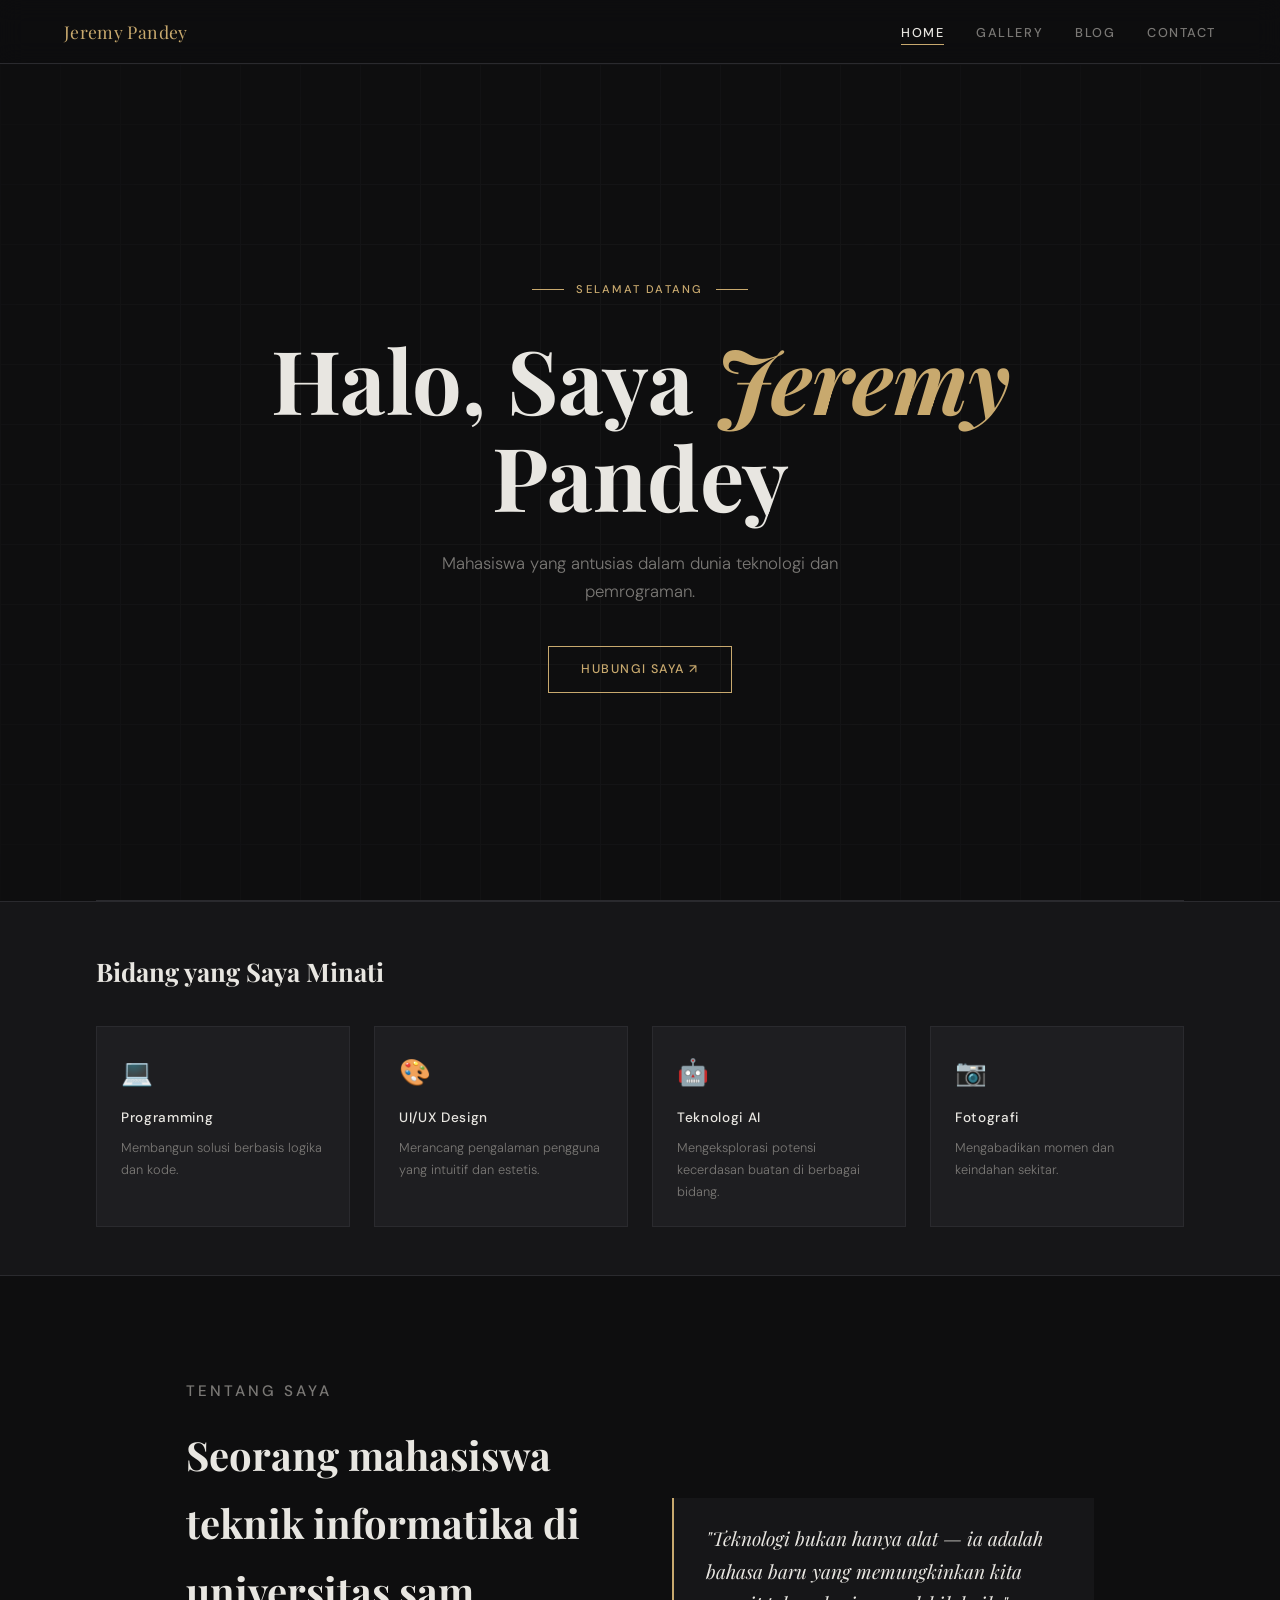
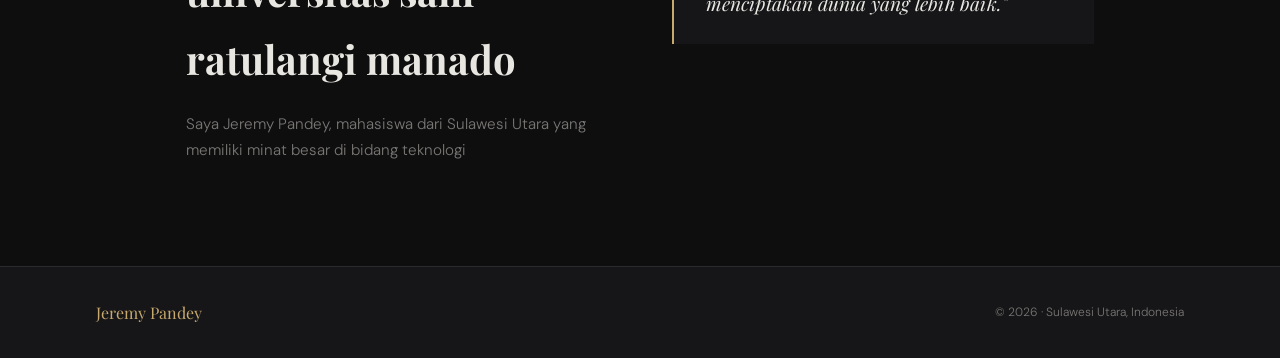
<file: index.html>
<!DOCTYPE html>
<html lang="id">
<head>
  <meta charset="UTF-8">
  <meta name="viewport" content="width=device-width, initial-scale=1.0">
  <title>Jeremy Pandey — Portofolio</title>
  <link rel="stylesheet" href="style.css">
</head>
<body>

  <!-- Loader -->
  <div id="loader"><div class="loader-bar"></div></div>

  <!-- Navigation -->
  <nav>
    <a href="index.html" class="nav-logo">Jeremy Pandey</a>
    <ul class="nav-links">
      <li><a href="index.html">Home</a></li>
      <li><a href="gallery.html">Gallery</a></li>
      <li><a href="blog.html">Blog</a></li>
      <li><a href="contact.html">Contact</a></li>
    </ul>
    <button class="hamburger" aria-label="Menu">
      <span></span><span></span><span></span>
    </button>
  </nav>

  <!-- Mobile Menu -->
  <div class="mobile-menu">
    <a href="index.html">Home</a>
    <a href="gallery.html">Gallery</a>
    <a href="blog.html">Blog</a>
    <a href="contact.html">Contact</a>
  </div>

  <main class="page">

    <!-- Hero -->
    <section class="hero">
      <div class="hero-inner">
        <div class="hero-eyebrow">Selamat Datang</div>
        <h1 class="hero-title">Halo, Saya <em>Jeremy</em> Pandey</h1>
        <p class="hero-subtitle">Mahasiswa yang antusias dalam dunia teknologi dan pemrograman.</p>
        <a href="contact.html" class="btn">Hubungi Saya ↗</a>
      </div>
    </section>

    <hr class="divider">

    <!-- Skills -->
    <div class="skills-strip">
      <h2>Bidang yang Saya Minati</h2>
      <div class="skills-grid">
        <div class="skill-card fade-in">
          <div class="icon">💻</div>
          <h3>Programming</h3>
          <p>Membangun solusi berbasis logika dan kode.</p>
        </div>
        <div class="skill-card fade-in">
          <div class="icon">🎨</div>
          <h3>UI/UX Design</h3>
          <p>Merancang pengalaman pengguna yang intuitif dan estetis.</p>
        </div>
        <div class="skill-card fade-in">
          <div class="icon">🤖</div>
          <h3>Teknologi AI</h3>
          <p>Mengeksplorasi potensi kecerdasan buatan di berbagai bidang.</p>
        </div>
        <div class="skill-card fade-in">
          <div class="icon">📷</div>
          <h3>Fotografi</h3>
          <p>Mengabadikan momen dan keindahan sekitar.</p>
        </div>
      </div>
    </div>

    <!-- About -->
    <div class="about-strip">
      <div class="fade-in">
        <p class="section-label">Tentang Saya</p>
        <h2>Seorang mahasiswa teknik informatika di universitas sam ratulangi manado</h2>
        <p>Saya Jeremy Pandey, mahasiswa dari Sulawesi Utara yang memiliki minat besar di bidang teknologi</p>
      </div>
      <div class="about-accent fade-in">
        "Teknologi bukan hanya alat — ia adalah bahasa baru yang memungkinkan kita menciptakan dunia yang lebih baik."
      </div>
    </div>

  </main>

  <!-- Footer -->
  <footer>
    <span class="footer-name">Jeremy Pandey</span>
    <span class="footer-copy">© 2026 · Sulawesi Utara, Indonesia</span>
  </footer>

  <script src="script.js"></script>
</body>
</html>
</file>
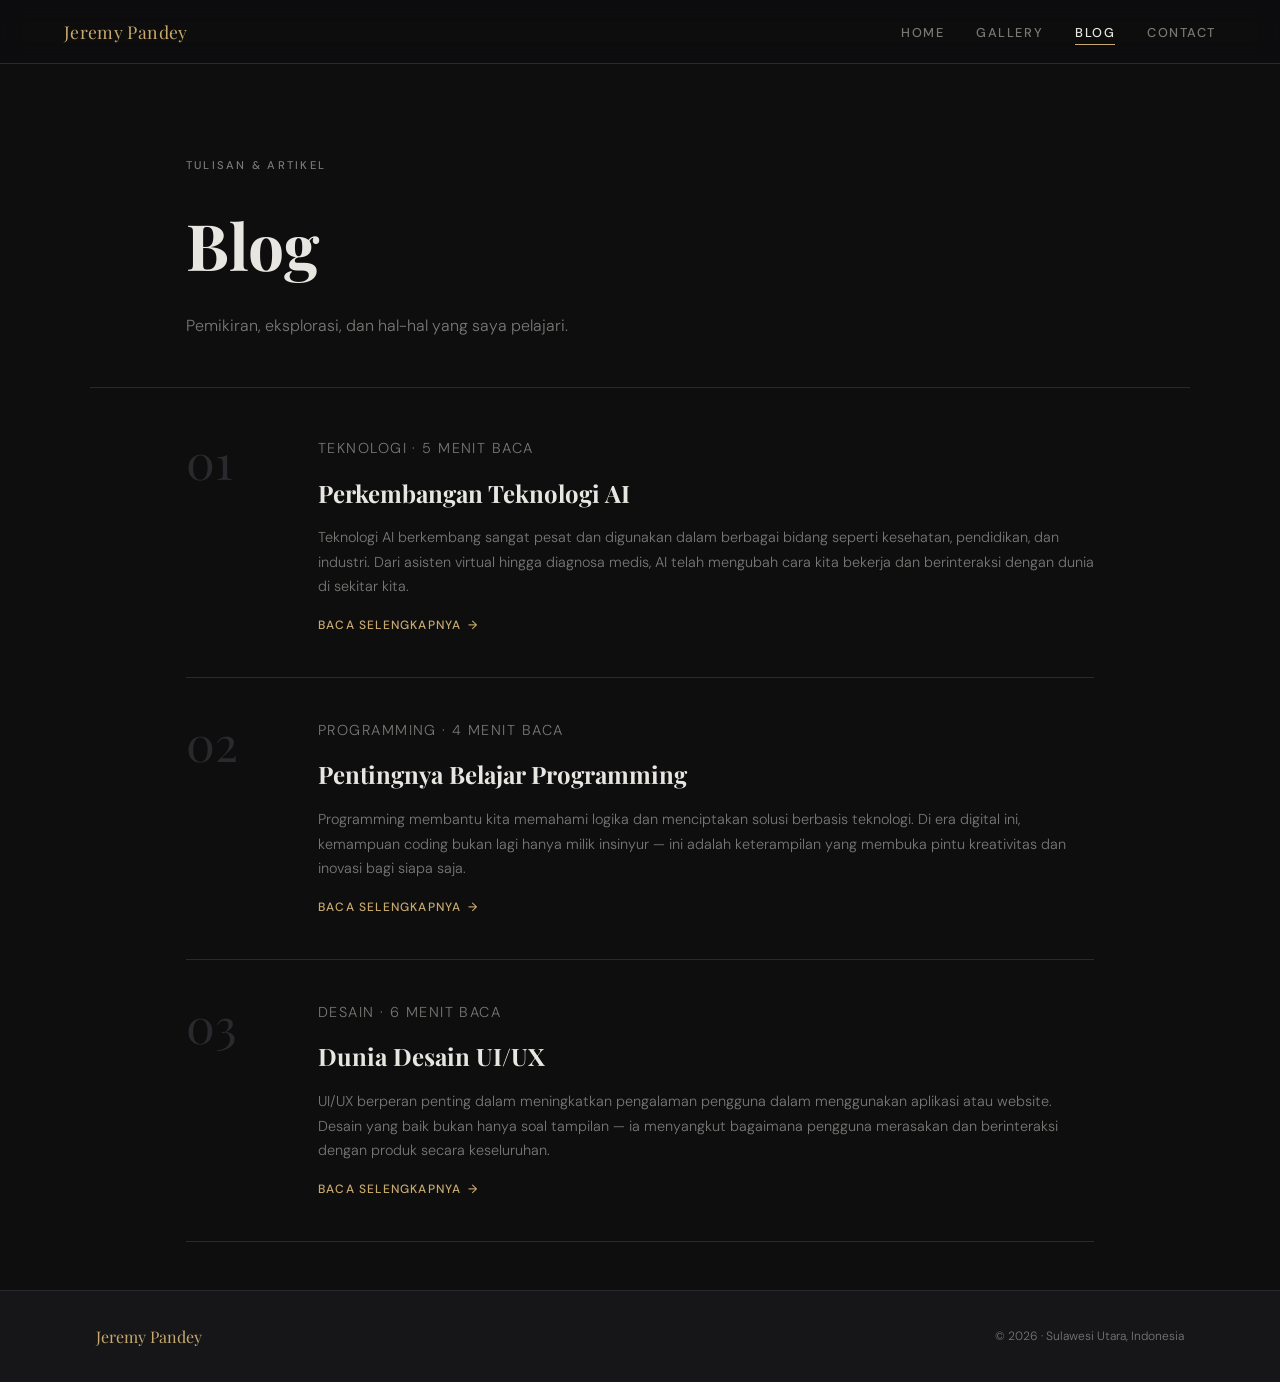
<file: blog.html>
<!DOCTYPE html>
<html lang="id">
<head>
  <meta charset="UTF-8">
  <meta name="viewport" content="width=device-width, initial-scale=1.0">
  <title>Blog — Jeremy Pandey</title>
  <link rel="stylesheet" href="style.css">
</head>
<body>

  <div id="loader"><div class="loader-bar"></div></div>

  <nav>
    <a href="index.html" class="nav-logo">Jeremy Pandey</a>
    <ul class="nav-links">
      <li><a href="index.html">Home</a></li>
      <li><a href="gallery.html">Gallery</a></li>
      <li><a href="blog.html">Blog</a></li>
      <li><a href="contact.html">Contact</a></li>
    </ul>
    <button class="hamburger" aria-label="Menu">
      <span></span><span></span><span></span>
    </button>
  </nav>

  <div class="mobile-menu">
    <a href="index.html">Home</a>
    <a href="gallery.html">Gallery</a>
    <a href="blog.html">Blog</a>
    <a href="contact.html">Contact</a>
  </div>

  <main class="page">

    <div class="blog-header">
      <p class="section-label">Tulisan & Artikel</p>
      <h1>Blog</h1>
      <p>Pemikiran, eksplorasi, dan hal-hal yang saya pelajari.</p>
    </div>

    <div class="blog-list">

      <article class="blog-card fade-in">
        <div class="blog-num">01</div>
        <div>
          <p class="blog-meta">Teknologi · 5 menit baca</p>
          <h2>Perkembangan Teknologi AI</h2>
          <p>Teknologi AI berkembang sangat pesat dan digunakan dalam berbagai bidang seperti kesehatan, pendidikan, dan industri. Dari asisten virtual hingga diagnosa medis, AI telah mengubah cara kita bekerja dan berinteraksi dengan dunia di sekitar kita.</p>
          <span class="read-more">Baca Selengkapnya <span class="arrow">→</span></span>
        </div>
      </article>

      <article class="blog-card fade-in">
        <div class="blog-num">02</div>
        <div>
          <p class="blog-meta">Programming · 4 menit baca</p>
          <h2>Pentingnya Belajar Programming</h2>
          <p>Programming membantu kita memahami logika dan menciptakan solusi berbasis teknologi. Di era digital ini, kemampuan coding bukan lagi hanya milik insinyur — ini adalah keterampilan yang membuka pintu kreativitas dan inovasi bagi siapa saja.</p>
          <span class="read-more">Baca Selengkapnya <span class="arrow">→</span></span>
        </div>
      </article>

      <article class="blog-card fade-in">
        <div class="blog-num">03</div>
        <div>
          <p class="blog-meta">Desain · 6 menit baca</p>
          <h2>Dunia Desain UI/UX</h2>
          <p>UI/UX berperan penting dalam meningkatkan pengalaman pengguna dalam menggunakan aplikasi atau website. Desain yang baik bukan hanya soal tampilan — ia menyangkut bagaimana pengguna merasakan dan berinteraksi dengan produk secara keseluruhan.</p>
          <span class="read-more">Baca Selengkapnya <span class="arrow">→</span></span>
        </div>
      </article>

    </div>

  </main>

  <footer>
    <span class="footer-name">Jeremy Pandey</span>
    <span class="footer-copy">© 2026 · Sulawesi Utara, Indonesia</span>
  </footer>

  <script src="script.js"></script>
</body>
</html>
</file>
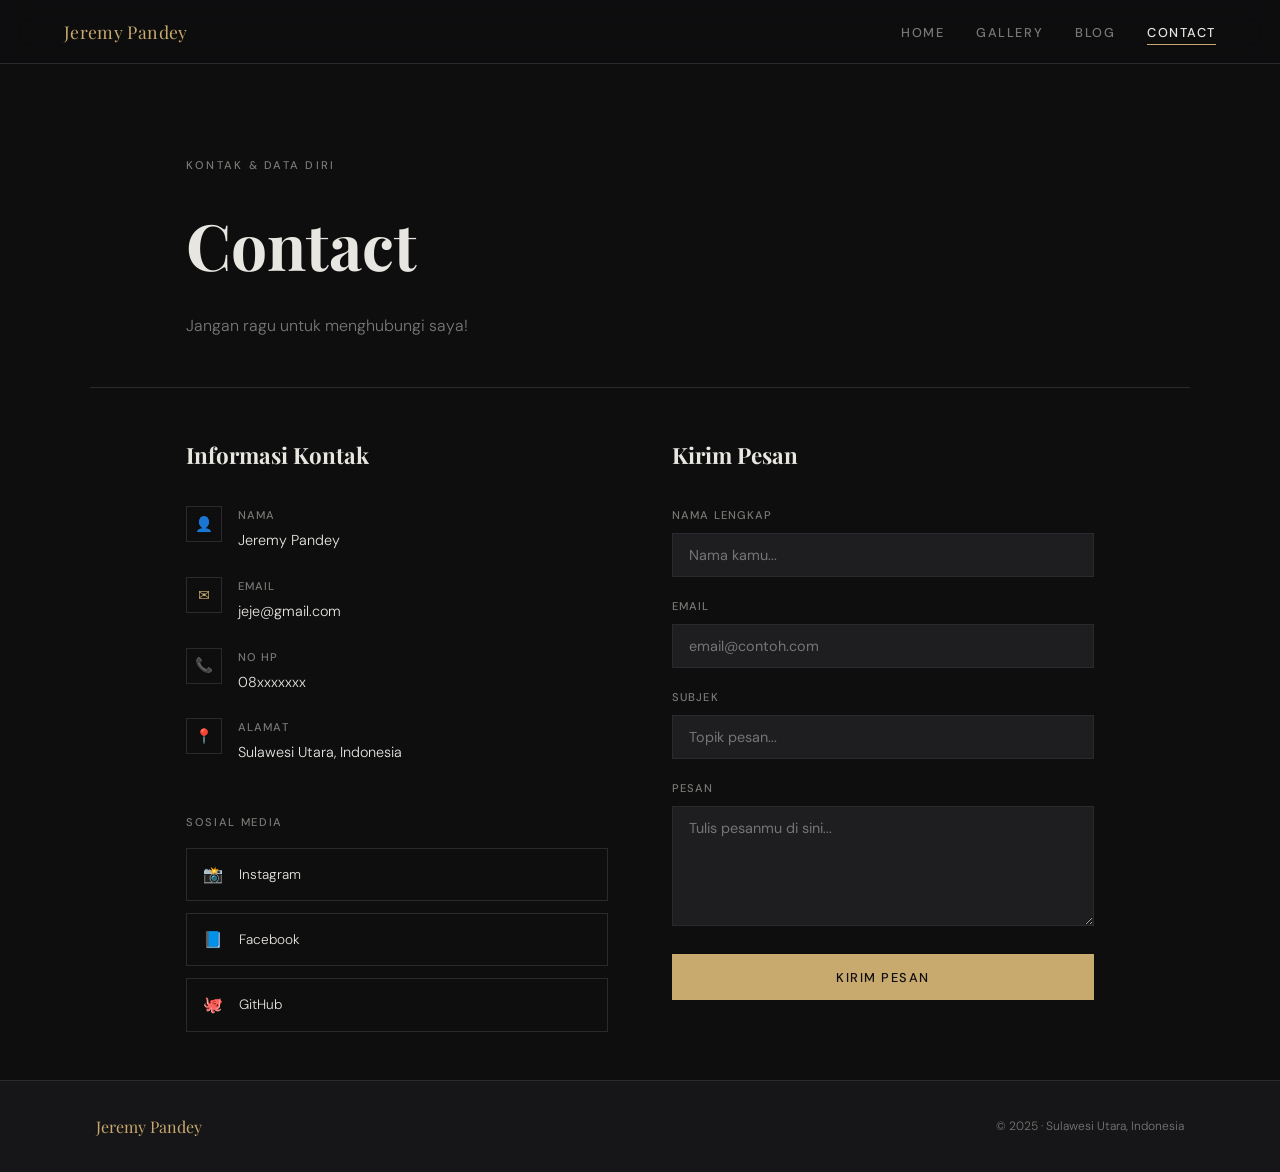
<file: contact.html>
<!DOCTYPE html>
<html lang="id">
<head>
  <meta charset="UTF-8">
  <meta name="viewport" content="width=device-width, initial-scale=1.0">
  <title>Contact — Jeremy Pandey</title>
  <link rel="stylesheet" href="style.css">
</head>
<body>

  <div id="loader"><div class="loader-bar"></div></div>

  <nav>
    <a href="index.html" class="nav-logo">Jeremy Pandey</a>
    <ul class="nav-links">
      <li><a href="index.html">Home</a></li>
      <li><a href="gallery.html">Gallery</a></li>
      <li><a href="blog.html">Blog</a></li>
      <li><a href="contact.html">Contact</a></li>
    </ul>
    <button class="hamburger" aria-label="Menu">
      <span></span><span></span><span></span>
    </button>
  </nav>

  <div class="mobile-menu">
    <a href="index.html">Home</a>
    <a href="gallery.html">Gallery</a>
    <a href="blog.html">Blog</a>
    <a href="contact.html">Contact</a>
  </div>

  <main class="page">

    <div class="contact-header">
      <p class="section-label">Kontak & Data Diri</p>
      <h1>Contact</h1>
      <p>Jangan ragu untuk menghubungi saya!</p>
    </div>

    <div class="contact-layout">

      <!-- Info -->
      <div class="contact-info fade-in">
        <h2>Informasi Kontak</h2>

        <div class="info-item">
          <div class="info-icon">👤</div>
          <div>
            <p class="info-label">Nama</p>
            <p class="info-value">Jeremy Pandey</p>
          </div>
        </div>

        <div class="info-item">
          <div class="info-icon">✉</div>
          <div>
            <p class="info-label">Email</p>
            <p class="info-value">jeje@gmail.com</p>
          </div>
        </div>

        <div class="info-item">
          <div class="info-icon">📞</div>
          <div>
            <p class="info-label">No HP</p>
            <p class="info-value">08xxxxxxx</p>
          </div>
        </div>

        <div class="info-item">
          <div class="info-icon">📍</div>
          <div>
            <p class="info-label">Alamat</p>
            <p class="info-value">Sulawesi Utara, Indonesia</p>
          </div>
        </div>

        <div class="social-links">
          <h3>Sosial Media</h3>
          <div class="social-row">
            <a href="#" class="social-link">
              <span class="social-icon">📸</span> Instagram
            </a>
            <a href="#" class="social-link">
              <span class="social-icon">📘</span> Facebook
            </a>
            <a href="#" class="social-link">
              <span class="social-icon">🐙</span> GitHub
            </a>
          </div>
        </div>
      </div>

      <!-- Form -->
      <div class="contact-form fade-in">
        <h2>Kirim Pesan</h2>
        <form id="contactForm" novalidate>
          <div class="form-group">
            <label for="nama">Nama Lengkap</label>
            <input type="text" id="nama" name="nama" placeholder="Nama kamu..." required>
          </div>
          <div class="form-group">
            <label for="email">Email</label>
            <input type="email" id="email" name="email" placeholder="email@contoh.com" required>
          </div>
          <div class="form-group">
            <label for="subjek">Subjek</label>
            <input type="text" id="subjek" name="subjek" placeholder="Topik pesan..." required>
          </div>
          <div class="form-group">
            <label for="pesan">Pesan</label>
            <textarea id="pesan" name="pesan" placeholder="Tulis pesanmu di sini..." required></textarea>
          </div>
          <button type="submit" class="form-submit">Kirim Pesan</button>
          <div id="formSuccess" class="form-success">✓ Pesan berhasil dikirim! Terima kasih.</div>
        </form>
      </div>

    </div>

  </main>

  <footer>
    <span class="footer-name">Jeremy Pandey</span>
    <span class="footer-copy">© 2025 · Sulawesi Utara, Indonesia</span>
  </footer>

  <script src="script.js"></script>
</body>
</html>
</file>
<file: style.css>
/* ============================================
   JEREMY PANDEY — PORTFOLIO
   Aesthetic: Editorial Dark — Refined & Bold
   ============================================ */

@import url('https://fonts.googleapis.com/css2?family=Playfair+Display:ital,wght@0,400;0,700;1,400&family=DM+Sans:wght@300;400;500&display=swap');

/* ── CSS Variables ─────────────────────────── */
:root {
  --bg:        #0e0e0f;
  --bg2:       #161618;
  --surface:   #1e1e21;
  --border:    #2a2a2e;
  --accent:    #c8a96e;
  --accent2:   #e8c98e;
  --text:      #e8e6e1;
  --muted:     #7a7875;
  --nav-h:     64px;

  --ff-head: 'Playfair Display', Georgia, serif;
  --ff-body: 'DM Sans', system-ui, sans-serif;

  --ease-out-expo: cubic-bezier(0.16, 1, 0.3, 1);
}

/* ── Reset ─────────────────────────────────── */
*, *::before, *::after { box-sizing: border-box; margin: 0; padding: 0; }

html { scroll-behavior: smooth; }

body {
  background: var(--bg);
  color: var(--text);
  font-family: var(--ff-body);
  font-weight: 300;
  line-height: 1.7;
  min-height: 100vh;
  overflow-x: hidden;
}

img { display: block; max-width: 100%; }
a  { color: inherit; text-decoration: none; }

/* ── Scrollbar ─────────────────────────────── */
::-webkit-scrollbar { width: 4px; }
::-webkit-scrollbar-track { background: var(--bg); }
::-webkit-scrollbar-thumb { background: var(--accent); border-radius: 2px; }

/* ── Page Loader ───────────────────────────── */
#loader {
  position: fixed; inset: 0;
  background: var(--bg);
  z-index: 9999;
  display: flex; align-items: center; justify-content: center;
  transition: opacity 0.5s ease, visibility 0.5s ease;
}
#loader.hidden { opacity: 0; visibility: hidden; }
.loader-bar {
  width: 120px; height: 2px;
  background: var(--border);
  border-radius: 2px;
  overflow: hidden;
}
.loader-bar::after {
  content: '';
  display: block; height: 100%;
  background: var(--accent);
  animation: load 0.8s var(--ease-out-expo) forwards;
}
@keyframes load { from { width: 0; } to { width: 100%; } }

/* ── Navigation ────────────────────────────── */
nav {
  position: fixed; top: 0; left: 0; right: 0;
  height: var(--nav-h);
  display: flex; align-items: center;
  padding: 0 clamp(1.5rem, 5vw, 4rem);
  background: rgba(14,14,15,0.85);
  backdrop-filter: blur(12px);
  border-bottom: 1px solid var(--border);
  z-index: 100;
  justify-content: space-between;
}

.nav-logo {
  font-family: var(--ff-head);
  font-size: 1.1rem;
  letter-spacing: 0.02em;
  color: var(--accent);
}

.nav-links {
  display: flex; gap: 2rem;
  list-style: none;
}

.nav-links a {
  font-size: 0.8rem;
  font-weight: 500;
  letter-spacing: 0.12em;
  text-transform: uppercase;
  color: var(--muted);
  position: relative;
  transition: color 0.3s;
}
.nav-links a::after {
  content: '';
  position: absolute; bottom: -4px; left: 0;
  width: 0; height: 1px;
  background: var(--accent);
  transition: width 0.3s var(--ease-out-expo);
}
.nav-links a:hover,
.nav-links a.active { color: var(--text); }
.nav-links a:hover::after,
.nav-links a.active::after { width: 100%; }

/* Hamburger */
.hamburger {
  display: none; flex-direction: column; gap: 5px;
  background: none; border: none; cursor: pointer;
  padding: 4px;
}
.hamburger span {
  display: block; width: 22px; height: 1.5px;
  background: var(--text);
  transition: transform 0.3s, opacity 0.3s;
}
.hamburger.open span:nth-child(1) { transform: translateY(6.5px) rotate(45deg); }
.hamburger.open span:nth-child(2) { opacity: 0; }
.hamburger.open span:nth-child(3) { transform: translateY(-6.5px) rotate(-45deg); }

/* Mobile menu */
.mobile-menu {
  display: none;
  position: fixed; top: var(--nav-h); left: 0; right: 0;
  background: var(--bg2);
  border-bottom: 1px solid var(--border);
  padding: 1.5rem;
  z-index: 99;
  flex-direction: column; gap: 1rem;
}
.mobile-menu.open { display: flex; }
.mobile-menu a {
  font-size: 0.85rem; font-weight: 500;
  letter-spacing: 0.1em; text-transform: uppercase;
  color: var(--muted);
  transition: color 0.2s;
}
.mobile-menu a:hover, .mobile-menu a.active { color: var(--accent); }

/* ── Page Wrapper ──────────────────────────── */
.page {
  padding-top: var(--nav-h);
  min-height: 100vh;
}

/* ── Section Utility ───────────────────────── */
.section {
  padding: clamp(4rem, 10vw, 8rem) clamp(1.5rem, 8vw, 6rem);
  max-width: 1100px;
  margin: 0 auto;
}

.section-label {
  font-size: 0.7rem;
  font-weight: 500;
  letter-spacing: 0.2em;
  text-transform: uppercase;
  color: var(--accent);
  margin-bottom: 1rem;
}

/* ── Divider ───────────────────────────────── */
.divider {
  border: none;
  border-top: 1px solid var(--border);
  margin: 0 clamp(1.5rem, 8vw, 6rem);
}

/* ── Fade-in animation ─────────────────────── */
.fade-in {
  opacity: 0;
  transform: translateY(24px);
  transition: opacity 0.7s var(--ease-out-expo), transform 0.7s var(--ease-out-expo);
}
.fade-in.visible { opacity: 1; transform: none; }


/* ================================================
   HOME PAGE
   ================================================ */

.hero {
  min-height: calc(100vh - var(--nav-h));
  display: grid;
  place-items: center;
  padding: 4rem clamp(1.5rem, 8vw, 6rem);
  position: relative;
  overflow: hidden;
}

/* Decorative grid lines */
.hero::before {
  content: '';
  position: absolute; inset: 0;
  background-image:
    linear-gradient(var(--border) 1px, transparent 1px),
    linear-gradient(90deg, var(--border) 1px, transparent 1px);
  background-size: 60px 60px;
  opacity: 0.25;
  mask-image: radial-gradient(ellipse 80% 80% at 50% 50%, black 40%, transparent 100%);
}

.hero-inner {
  position: relative;
  text-align: center;
  max-width: 750px;
}

.hero-eyebrow {
  display: inline-flex; align-items: center; gap: 0.75rem;
  font-size: 0.7rem; font-weight: 500;
  letter-spacing: 0.2em; text-transform: uppercase;
  color: var(--accent);
  margin-bottom: 2rem;
}
.hero-eyebrow::before,
.hero-eyebrow::after {
  content: '';
  display: block; width: 32px; height: 1px;
  background: var(--accent);
}

.hero-title {
  font-family: var(--ff-head);
  font-size: clamp(2.8rem, 8vw, 5.5rem);
  line-height: 1.1;
  margin-bottom: 1.5rem;
}
.hero-title em {
  font-style: italic;
  color: var(--accent);
}

.hero-subtitle {
  font-size: clamp(0.9rem, 2vw, 1.05rem);
  color: var(--muted);
  max-width: 480px;
  margin: 0 auto 2.5rem;
}

.btn {
  display: inline-flex; align-items: center; gap: 0.5rem;
  padding: 0.75rem 2rem;
  font-family: var(--ff-body);
  font-size: 0.78rem; font-weight: 500;
  letter-spacing: 0.12em; text-transform: uppercase;
  border: 1px solid var(--accent);
  color: var(--accent);
  background: transparent;
  cursor: pointer;
  transition: background 0.3s, color 0.3s;
  text-decoration: none;
}
.btn:hover { background: var(--accent); color: var(--bg); }

/* Skills strip */
.skills-strip {
  padding: 3rem clamp(1.5rem, 8vw, 6rem);
  background: var(--bg2);
  border-top: 1px solid var(--border);
  border-bottom: 1px solid var(--border);
}
.skills-strip h2 {
  font-family: var(--ff-head);
  font-size: clamp(1.2rem, 3vw, 1.6rem);
  margin-bottom: 2rem;
}
.skills-grid {
  display: grid;
  grid-template-columns: repeat(auto-fit, minmax(200px, 1fr));
  gap: 1.5rem;
}
.skill-card {
  background: var(--surface);
  border: 1px solid var(--border);
  padding: 1.5rem;
  transition: border-color 0.3s, transform 0.3s;
}
.skill-card:hover {
  border-color: var(--accent);
  transform: translateY(-3px);
}
.skill-card .icon {
  font-size: 1.6rem;
  margin-bottom: 0.75rem;
}
.skill-card h3 {
  font-size: 0.85rem; font-weight: 500;
  letter-spacing: 0.05em;
  margin-bottom: 0.5rem;
}
.skill-card p { font-size: 0.8rem; color: var(--muted); }

/* About strip */
.about-strip {
  max-width: 1100px; margin: 0 auto;
  padding: clamp(4rem, 8vw, 7rem) clamp(1.5rem, 8vw, 6rem);
  display: grid;
  grid-template-columns: 1fr 1fr;
  gap: 4rem;
  align-items: center;
}
.about-strip h2 {
  font-family: var(--ff-head);
  font-size: clamp(1.6rem, 4vw, 2.5rem);
  margin-bottom: 1.2rem;
}
.about-strip p { color: var(--muted); font-size: 0.95rem; }
.about-accent {
  border-left: 2px solid var(--accent);
  padding: 1.5rem 2rem;
  background: var(--bg2);
  font-family: var(--ff-head);
  font-size: clamp(1rem, 2vw, 1.2rem);
  font-style: italic;
  color: var(--text);
}


/* ================================================
   GALLERY PAGE
   ================================================ */

.gallery-header {
  padding: 5rem clamp(1.5rem, 8vw, 6rem) 3rem;
  max-width: 1100px; margin: 0 auto;
  border-bottom: 1px solid var(--border);
}
.gallery-header h1 {
  font-family: var(--ff-head);
  font-size: clamp(2rem, 6vw, 4rem);
}
.gallery-header p { color: var(--muted); margin-top: 0.75rem; }

.gallery-grid {
  padding: 3rem clamp(1.5rem, 8vw, 6rem);
  max-width: 1100px; margin: 0 auto;
  display: grid;
  grid-template-columns: repeat(auto-fill, minmax(260px, 1fr));
  gap: 1.25rem;
}

.gallery-item {
  position: relative;
  overflow: hidden;
  background: var(--surface);
  border: 1px solid var(--border);
  aspect-ratio: 4/3;
  cursor: pointer;
}
.gallery-item img {
  width: 100%; height: 100%;
  object-fit: cover;
  transition: transform 0.6s var(--ease-out-expo);
}
.gallery-item:hover img { transform: scale(1.06); }

.gallery-item .overlay {
  position: absolute; inset: 0;
  background: rgba(14,14,15,0.7);
  display: flex; align-items: flex-end;
  padding: 1rem;
  opacity: 0;
  transition: opacity 0.3s;
}
.gallery-item:hover .overlay { opacity: 1; }
.overlay-label {
  font-size: 0.75rem; font-weight: 500;
  letter-spacing: 0.08em; text-transform: uppercase;
  color: var(--accent);
}

/* Lightbox */
#lightbox {
  position: fixed; inset: 0;
  background: rgba(0,0,0,0.92);
  z-index: 1000;
  display: none;
  align-items: center; justify-content: center;
  padding: 2rem;
}
#lightbox.open { display: flex; }
#lightbox img {
  max-width: 90vw; max-height: 85vh;
  object-fit: contain;
  border: 1px solid var(--border);
}
#lightbox-close {
  position: absolute; top: 1.5rem; right: 1.5rem;
  background: none; border: none;
  color: var(--text); font-size: 1.5rem;
  cursor: pointer; line-height: 1;
  transition: color 0.2s;
}
#lightbox-close:hover { color: var(--accent); }


/* ================================================
   BLOG PAGE
   ================================================ */

.blog-header {
  padding: 5rem clamp(1.5rem, 8vw, 6rem) 3rem;
  max-width: 1100px; margin: 0 auto;
  border-bottom: 1px solid var(--border);
}
.blog-header h1 {
  font-family: var(--ff-head);
  font-size: clamp(2rem, 6vw, 4rem);
}
.blog-header p { color: var(--muted); margin-top: 0.75rem; }

.blog-list {
  max-width: 1100px; margin: 0 auto;
  padding: 3rem clamp(1.5rem, 8vw, 6rem);
  display: flex; flex-direction: column; gap: 0;
}

.blog-card {
  display: grid;
  grid-template-columns: 100px 1fr;
  gap: 2rem;
  align-items: start;
  padding: 2.5rem 0;
  border-bottom: 1px solid var(--border);
  transition: background 0.2s;
  cursor: pointer;
}
.blog-card:first-child { padding-top: 0; }

.blog-num {
  font-family: var(--ff-head);
  font-size: 3rem;
  color: var(--border);
  line-height: 1;
  user-select: none;
}

.blog-meta { font-size: 0.72rem; color: var(--accent); letter-spacing: 0.1em; text-transform: uppercase; margin-bottom: 0.75rem; }
.blog-card h2 {
  font-family: var(--ff-head);
  font-size: clamp(1.1rem, 2.5vw, 1.5rem);
  margin-bottom: 0.75rem;
  transition: color 0.2s;
}
.blog-card:hover h2 { color: var(--accent); }
.blog-card p { font-size: 0.9rem; color: var(--muted); }

.read-more {
  display: inline-flex; align-items: center; gap: 0.4rem;
  margin-top: 1rem;
  font-size: 0.75rem; font-weight: 500;
  letter-spacing: 0.1em; text-transform: uppercase;
  color: var(--accent);
}
.read-more .arrow { transition: transform 0.2s; }
.blog-card:hover .read-more .arrow { transform: translateX(5px); }


/* ================================================
   CONTACT PAGE
   ================================================ */

.contact-header {
  padding: 5rem clamp(1.5rem, 8vw, 6rem) 3rem;
  max-width: 1100px; margin: 0 auto;
  border-bottom: 1px solid var(--border);
}
.contact-header h1 {
  font-family: var(--ff-head);
  font-size: clamp(2rem, 6vw, 4rem);
}
.contact-header p { color: var(--muted); margin-top: 0.75rem; }

.contact-layout {
  max-width: 1100px; margin: 0 auto;
  padding: 3rem clamp(1.5rem, 8vw, 6rem);
  display: grid;
  grid-template-columns: 1fr 1fr;
  gap: 4rem;
}

.contact-info h2 {
  font-family: var(--ff-head);
  font-size: 1.4rem;
  margin-bottom: 2rem;
}

.info-item {
  display: flex; gap: 1rem;
  margin-bottom: 1.5rem;
  align-items: flex-start;
}
.info-icon {
  width: 36px; height: 36px;
  border: 1px solid var(--border);
  display: grid; place-items: center;
  font-size: 0.9rem;
  flex-shrink: 0;
  color: var(--accent);
}
.info-label {
  font-size: 0.7rem; font-weight: 500;
  letter-spacing: 0.1em; text-transform: uppercase;
  color: var(--muted);
  margin-bottom: 0.2rem;
}
.info-value { font-size: 0.9rem; }

.social-links { margin-top: 3rem; }
.social-links h3 {
  font-size: 0.7rem; font-weight: 500;
  letter-spacing: 0.15em; text-transform: uppercase;
  color: var(--muted);
  margin-bottom: 1rem;
}
.social-row {
  display: flex; flex-direction: column; gap: 0.75rem;
}
.social-link {
  display: flex; align-items: center; gap: 1rem;
  padding: 0.75rem 1rem;
  border: 1px solid var(--border);
  font-size: 0.85rem;
  transition: border-color 0.3s, color 0.3s, transform 0.3s;
}
.social-link:hover {
  border-color: var(--accent);
  color: var(--accent);
  transform: translateX(6px);
}
.social-icon { font-size: 1rem; }

/* Contact form */
.contact-form h2 {
  font-family: var(--ff-head);
  font-size: 1.4rem;
  margin-bottom: 2rem;
}
.form-group { margin-bottom: 1.25rem; }
.form-group label {
  display: block;
  font-size: 0.7rem; font-weight: 500;
  letter-spacing: 0.1em; text-transform: uppercase;
  color: var(--muted);
  margin-bottom: 0.5rem;
}
.form-group input,
.form-group textarea {
  width: 100%;
  background: var(--surface);
  border: 1px solid var(--border);
  color: var(--text);
  font-family: var(--ff-body);
  font-size: 0.9rem;
  padding: 0.75rem 1rem;
  transition: border-color 0.3s;
  outline: none;
  resize: vertical;
}
.form-group input:focus,
.form-group textarea:focus { border-color: var(--accent); }
.form-group textarea { min-height: 120px; }

.form-submit {
  width: 100%;
  padding: 0.9rem;
  background: var(--accent);
  color: var(--bg);
  border: none;
  font-family: var(--ff-body);
  font-size: 0.8rem; font-weight: 500;
  letter-spacing: 0.12em; text-transform: uppercase;
  cursor: pointer;
  transition: background 0.3s, transform 0.2s;
}
.form-submit:hover { background: var(--accent2); }
.form-submit:active { transform: scale(0.98); }

.form-success {
  display: none;
  background: var(--surface);
  border: 1px solid var(--accent);
  padding: 1rem;
  font-size: 0.9rem;
  color: var(--accent);
  margin-top: 1rem;
  text-align: center;
}
.form-success.visible { display: block; }


/* ================================================
   FOOTER
   ================================================ */

footer {
  background: var(--bg2);
  border-top: 1px solid var(--border);
  padding: 2rem clamp(1.5rem, 8vw, 6rem);
  display: flex; align-items: center; justify-content: space-between;
  gap: 1rem;
  flex-wrap: wrap;
}
.footer-name {
  font-family: var(--ff-head);
  font-size: 1rem;
  color: var(--accent);
}
.footer-copy {
  font-size: 0.75rem;
  color: var(--muted);
}


/* ================================================
   RESPONSIVE
   ================================================ */

@media (max-width: 768px) {
  .nav-links { display: none; }
  .hamburger { display: flex; }

  .about-strip {
    grid-template-columns: 1fr;
    gap: 2rem;
  }

  .contact-layout {
    grid-template-columns: 1fr;
    gap: 3rem;
  }

  .blog-card {
    grid-template-columns: 60px 1fr;
    gap: 1rem;
  }
  .blog-num { font-size: 2rem; }
}
</file>
